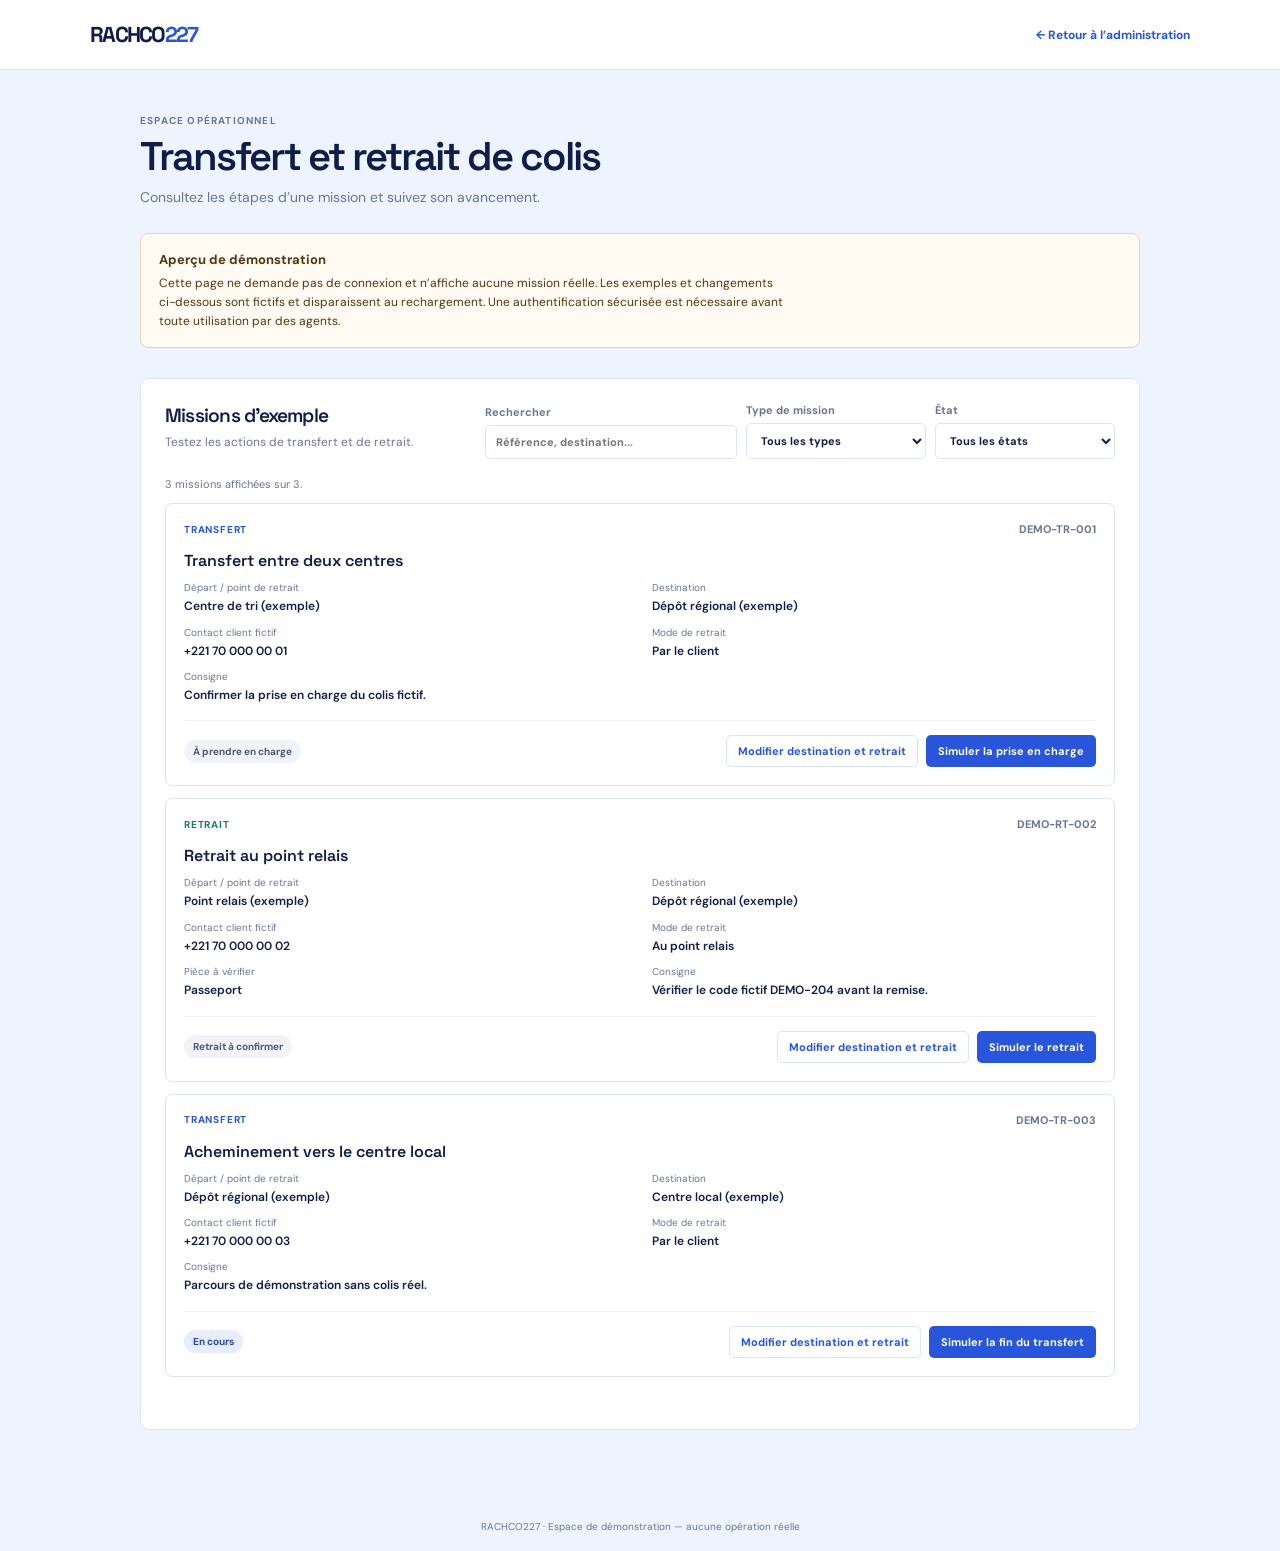
<file: agents.html>
<!doctype html>
<html lang="fr">
<head>
  <meta charset="UTF-8" />
  <meta name="viewport" content="width=device-width, initial-scale=1.0" />
  <meta name="description" content="Aperçu de l’espace agent RACHCO227 pour les missions de transfert et de retrait de colis." />
  <meta name="robots" content="noindex, nofollow" />
  <title>Espace agents — RACHCO227</title>
  <link rel="preconnect" href="https://fonts.googleapis.com" />
  <link rel="preconnect" href="https://fonts.gstatic.com" crossorigin />
  <link href="https://fonts.googleapis.com/css2?family=DM+Sans:wght@400;500;600;700&family=Space+Grotesk:wght@500;600;700&display=swap" rel="stylesheet" />
  <link rel="stylesheet" href="agents.css" />
  <script src="agents.js" defer></script>
</head>
<body>
  <header class="agent-header">
    <a class="brand" href="index.html">RACHCO<span>227</span></a>
    <a class="admin-link" href="index.html#agents">← Retour à l’administration</a>
  </header>
  <main class="agent-main">
    <section class="agent-intro">
      <p class="eyebrow">ESPACE OPÉRATIONNEL</p>
      <h1>Transfert et retrait de colis</h1>
      <p>Consultez les étapes d’une mission et suivez son avancement.</p>
    </section>

    <aside class="demo-notice" role="note">
      <strong>Aperçu de démonstration</strong>
      <p>Cette page ne demande pas de connexion et n’affiche aucune mission réelle. Les exemples et changements ci-dessous sont fictifs et disparaissent au rechargement. Une authentification sécurisée est nécessaire avant toute utilisation par des agents.</p>
    </aside>

    <section class="mission-section" aria-labelledby="missions-heading">
      <div class="section-heading">
        <div><h2 id="missions-heading">Missions d’exemple</h2><p>Testez les actions de transfert et de retrait.</p></div>
        <div class="mission-filters" role="search" aria-label="Filtres des missions">
          <label class="filter-label">Rechercher
            <input id="mission-search" type="search" placeholder="Référence, destination..." autocomplete="off" />
          </label>
          <label class="filter-label">Type de mission
            <select id="mission-filter" aria-label="Filtrer par type de mission">
              <option value="all">Tous les types</option>
              <option value="transfer">Transfert</option>
              <option value="pickup">Retrait</option>
            </select>
          </label>
          <label class="filter-label">État
            <select id="mission-status-filter" aria-label="Filtrer par état de mission">
              <option value="all">Tous les états</option>
              <option value="pending">À prendre en charge</option>
              <option value="active">En cours</option>
              <option value="done">Terminée</option>
            </select>
          </label>
        </div>
      </div>
      <p class="mission-result-count" id="mission-result-count" aria-live="polite"></p>
      <div class="mission-list" id="mission-list" aria-live="polite"></div>
      <p class="action-feedback" id="action-feedback" role="status"></p>
    </section>
    <dialog class="mission-dialog" id="mission-edit-dialog" aria-labelledby="edit-dialog-title">
      <form id="mission-edit-form">
        <div class="dialog-heading">
          <div><p class="eyebrow">MISE À JOUR FICTIVE</p><h2 id="edit-dialog-title">Informations de la mission</h2></div>
          <button class="dialog-close" id="close-mission-dialog" type="button" aria-label="Fermer">×</button>
        </div>
        <p class="dialog-note">Ces changements sont temporaires et visibles uniquement dans cette démonstration.</p>
        <label>Destination de livraison
          <input name="destination" required maxlength="120" placeholder="Ex. Centre de retrait (exemple)" />
        </label>
        <label>Téléphone fictif du client
          <input name="clientPhone" type="tel" required maxlength="24" autocomplete="off" placeholder="+221 70 000 00 00" />
        </label>
        <label>Mode de retrait
          <select name="withdrawalMethod" id="withdrawal-method" required>
            <option value="client">Retrait par le client</option>
            <option value="proxy">Retrait par une personne autorisée</option>
            <option value="relay">Retrait au point relais</option>
          </select>
        </label>
        <label id="identity-type-field">Pièce à présenter
          <select name="identityType" id="identity-type">
            <option value="national-id">Carte nationale d’identité</option>
            <option value="driver-license">Permis de conduire</option>
            <option value="passport">Passeport</option>
          </select>
        </label>
        <p class="privacy-note">Sélectionnez uniquement le type de pièce à vérifier. Ne saisissez pas son numéro et ne téléversez pas de document.</p>
        <p class="dialog-feedback" id="mission-edit-feedback" role="status"></p>
        <div class="dialog-actions">
          <button class="secondary-button" id="cancel-mission-edit" type="button">Annuler</button>
          <button class="action-button" type="submit">Appliquer dans la démo</button>
        </div>
      </form>
    </dialog>
  </main>
  <footer class="agent-footer">RACHCO227 · Espace de démonstration — aucune opération réelle</footer>
</body>
</html>
</file>
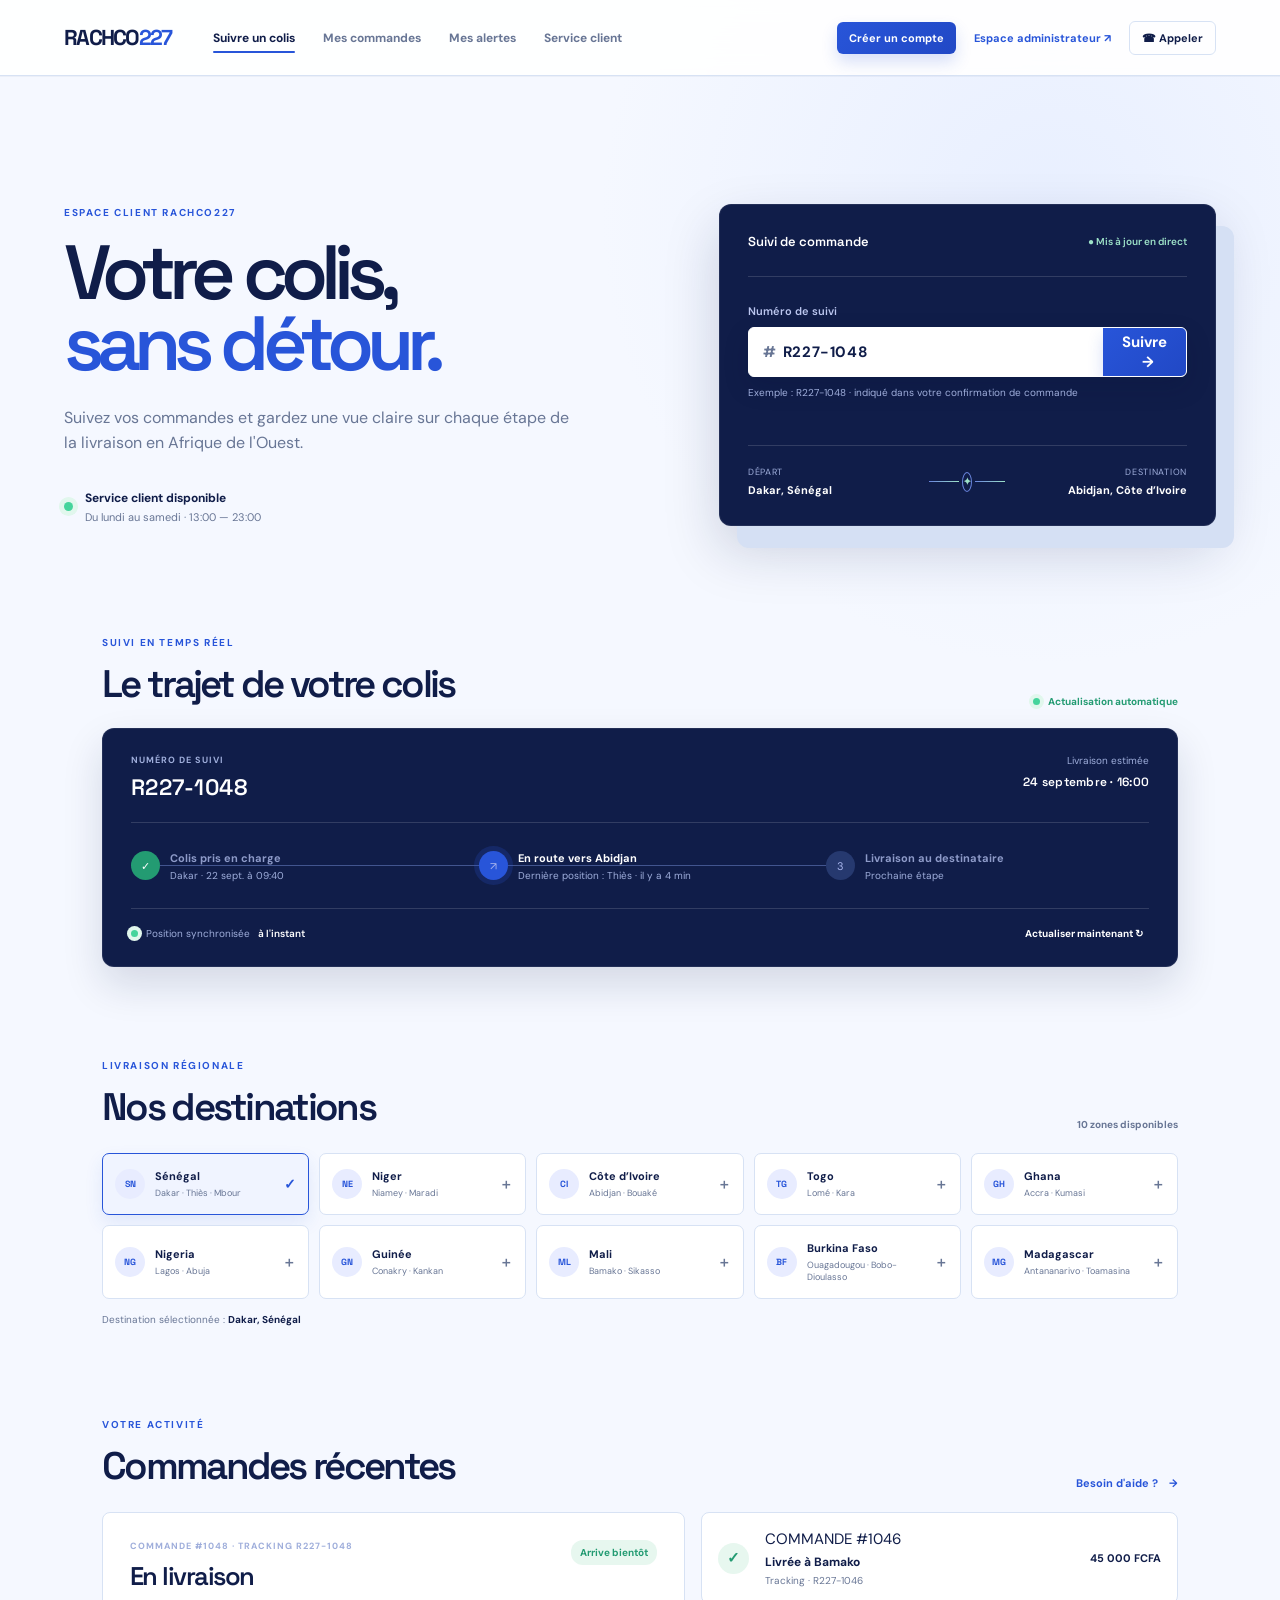
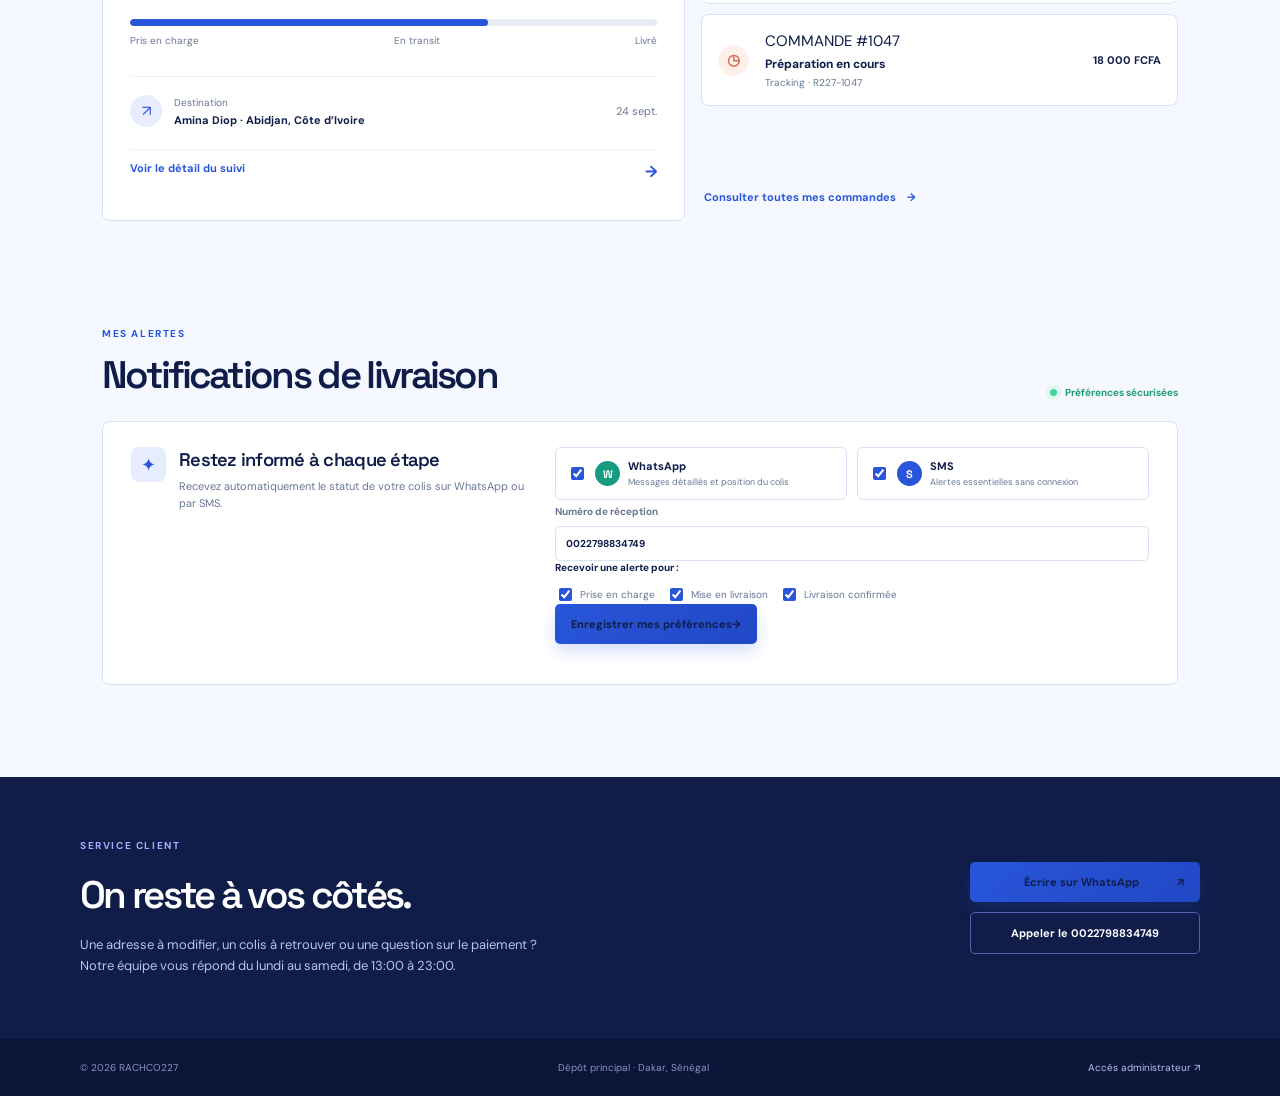
<file: client.html>
<!doctype html>
<html lang="fr">
<head>
  <meta charset="utf-8" />
  <meta name="viewport" content="width=device-width, initial-scale=1" />
  <meta name="description" content="Portail client RACHCO227 : suivre une commande, consulter ses colis et contacter l'équipe." />
  <link rel="canonical" href="https://rachco227.com/client.html" />
  <title>RACHCO227 — Portail client</title>
  <link rel="preconnect" href="https://fonts.googleapis.com" />
  <link rel="preconnect" href="https://fonts.gstatic.com" crossorigin />
  <link href="https://fonts.googleapis.com/css2?family=DM+Sans:wght@400;500;600;700&family=Space+Grotesk:wght@500;600;700&display=swap" rel="stylesheet" />
  <link rel="stylesheet" href="client.css" />
</head>
<body>
  <!--
  THESIS: Le portail client transforme le suivi d'un colis en une conversation claire, pas en un tableau de gestion.
  OWN-WORLD: Bleu encre, bleu électrique et blanc cassé, avec une ligne de trajet lumineuse et des surfaces éditoriales nettes.
  STORY: Le client comprend où est son colis, ce qui arrive ensuite et comment agir en quelques secondes.
  FIRST VIEWPORT: Navigation légère, titre direct et suivi de commande centré dès l'arrivée; l'action principale est le champ de référence.
  FORM: Portail de suivi opérationnel, staging "route-first", construit comme une vue publique distincte de l'administration.
  -->
  <header class="client-header">
    <a class="client-brand" href="client.html">RACHCO<span>227</span></a>
    <nav aria-label="Navigation client">
      <a class="nav-current" href="#tracking">Suivre un colis</a>
      <a href="#orders">Mes commandes</a>
      <a href="#notifications">Mes alertes</a>
      <a href="#help">Service client</a>
    </nav>
    <div class="header-actions">
      <button class="account-button" id="open-account-modal">Créer un compte</button>
      <a class="admin-link" href="index.html">Espace administrateur ↗</a>
      <a class="call-link" href="tel:0022798834749">☎ Appeler</a>
      <button class="menu-toggle" aria-label="Ouvrir le menu">☰</button>
    </div>
  </header>

  <main>
    <section class="client-hero" id="tracking">
      <div class="hero-copy">
        <p class="eyebrow">ESPACE CLIENT RACHCO227</p>
        <h1>Votre colis,<br /><em>sans détour.</em></h1>
        <p class="hero-lede">Suivez vos commandes et gardez une vue claire sur chaque étape de la livraison en Afrique de l'Ouest.</p>
        <div class="service-note"><span class="live-dot"></span><span><strong>Service client disponible</strong><small>Du lundi au samedi · 13:00 — 23:00</small></span></div>
      </div>
      <div class="tracking-console">
        <div class="console-top"><span>Suivi de commande</span><span class="secure">● Mis à jour en direct</span></div>
        <form id="tracking-form">
          <label for="tracking-number">Numéro de suivi</label>
          <div class="tracking-input"><span>#</span><input id="tracking-number" name="tracking" value="R227-1048" required autocomplete="off" /><button type="submit">Suivre <span>→</span></button></div>
          <p class="form-hint">Exemple : R227-1048 · indiqué dans votre confirmation de commande</p>
          <p class="tracking-message" id="tracking-message" role="status"></p>
        </form>
        <div class="route-preview"><div><span class="route-label">Départ</span><strong>Dakar, Sénégal</strong></div><span class="route-line"><i></i><b>✦</b><i></i></span><div class="route-end"><span class="route-label">Destination</span><strong>Abidjan, Côte d’Ivoire</strong></div></div>
      </div>
    </section>

    <section class="live-tracking-section" id="live-tracking">
      <div class="section-heading"><div><p class="eyebrow">SUIVI EN TEMPS RÉEL</p><h2>Le trajet de votre colis</h2></div><span class="live-badge"><i></i> Actualisation automatique</span></div>
      <div class="live-tracking-panel">
        <div class="live-panel-top"><div><span class="order-number">NUMÉRO DE SUIVI</span><strong id="live-tracking-number">R227-1048</strong></div><div class="live-eta"><span>Livraison estimée</span><strong>24 septembre · 16:00</strong></div></div>
        <div class="tracking-timeline">
          <div class="timeline-step complete"><span>✓</span><div><strong>Colis pris en charge</strong><small>Dakar · 22 sept. à 09:40</small></div></div>
          <div class="timeline-step current"><span>↗</span><div><strong>En route vers Abidjan</strong><small id="live-location">Dernière position : Thiès · il y a 4 min</small></div></div>
          <div class="timeline-step"><span>3</span><div><strong>Livraison au destinataire</strong><small>Prochaine étape</small></div></div>
        </div>
        <div class="live-panel-footer"><span><i class="pulse-dot"></i> Position synchronisée <b id="sync-time">à l'instant</b></span><button class="refresh-tracking" id="refresh-tracking">Actualiser maintenant ↻</button></div>
      </div>
    </section>

    <section class="coverage-section" id="coverage">
      <div class="section-heading"><div><p class="eyebrow">LIVRAISON RÉGIONALE</p><h2>Nos destinations</h2></div><span class="coverage-note">10 zones disponibles</span></div>
      <div class="coverage-grid">
        <button class="coverage-place active" data-destination="Dakar, Sénégal"><span class="place-mark">SN</span><span><strong>Sénégal</strong><small>Dakar · Thiès · Mbour</small></span><b>✓</b></button>
        <button class="coverage-place" data-destination="Niamey, Niger"><span class="place-mark">NE</span><span><strong>Niger</strong><small>Niamey · Maradi</small></span><b>＋</b></button>
        <button class="coverage-place" data-destination="Abidjan, Côte d’Ivoire"><span class="place-mark">CI</span><span><strong>Côte d’Ivoire</strong><small>Abidjan · Bouaké</small></span><b>＋</b></button>
        <button class="coverage-place" data-destination="Lomé, Togo"><span class="place-mark">TG</span><span><strong>Togo</strong><small>Lomé · Kara</small></span><b>＋</b></button>
        <button class="coverage-place" data-destination="Accra, Ghana"><span class="place-mark">GH</span><span><strong>Ghana</strong><small>Accra · Kumasi</small></span><b>＋</b></button>
        <button class="coverage-place" data-destination="Lagos, Nigeria"><span class="place-mark">NG</span><span><strong>Nigeria</strong><small>Lagos · Abuja</small></span><b>＋</b></button>
        <button class="coverage-place" data-destination="Conakry, Guinée"><span class="place-mark">GN</span><span><strong>Guinée</strong><small>Conakry · Kankan</small></span><b>＋</b></button>
        <button class="coverage-place" data-destination="Bamako, Mali"><span class="place-mark">ML</span><span><strong>Mali</strong><small>Bamako · Sikasso</small></span><b>＋</b></button>
        <button class="coverage-place" data-destination="Ouagadougou, Burkina Faso"><span class="place-mark">BF</span><span><strong>Burkina Faso</strong><small>Ouagadougou · Bobo-Dioulasso</small></span><b>＋</b></button>
        <button class="coverage-place" data-destination="Antananarivo, Madagascar"><span class="place-mark">MG</span><span><strong>Madagascar</strong><small>Antananarivo · Toamasina</small></span><b>＋</b></button>
      </div>
      <p class="coverage-selection" id="coverage-selection">Destination sélectionnée : <strong>Dakar, Sénégal</strong></p>
    </section>

    <section class="order-section" id="orders">
      <div class="section-heading"><div><p class="eyebrow">VOTRE ACTIVITÉ</p><h2>Commandes récentes</h2></div><a class="underlink" href="#help">Besoin d'aide ? <span>→</span></a></div>
      <div class="order-layout">
        <article class="featured-order">
          <div class="order-top"><div><span class="order-number">COMMANDE #1048 · TRACKING R227-1048</span><h3>En livraison</h3></div><span class="status-pill">Arrive bientôt</span></div>
          <div class="progress-track"><span></span></div>
          <div class="progress-labels"><span>Pris en charge</span><span>En transit</span><span>Livré</span></div>
          <div class="order-destination"><div class="destination-icon">↗</div><div><span>Destination</span><strong>Amina Diop · Abidjan, Côte d’Ivoire</strong></div><time>24 sept.</time></div>
          <button class="details-button" data-tracking="R227-1048">Voir le détail du suivi <span>→</span></button>
        </article>
        <div class="order-list">
          <button class="mini-order" type="button" data-tracking="R227-1046"><div class="mini-icon delivered">✓</div><div><span>COMMANDE #1046</span><strong>Livrée à Bamako</strong><small>Tracking · R227-1046</small></div><b>45 000 FCFA</b></button>
          <button class="mini-order" type="button" data-tracking="R227-1047"><div class="mini-icon preparing">◷</div><div><span>COMMANDE #1047</span><strong>Préparation en cours</strong><small>Tracking · R227-1047</small></div><b>18 000 FCFA</b></button>
          <a class="all-orders" href="#help">Consulter toutes mes commandes <span>→</span></a>
        </div>
      </div>
    </section>

    <section class="client-notifications-section" id="notifications">
      <div class="section-heading"><div><p class="eyebrow">MES ALERTES</p><h2>Notifications de livraison</h2></div><span class="live-badge"><i></i> Préférences sécurisées</span></div>
      <div class="client-notifications-panel">
        <div class="client-notification-intro"><div class="notification-symbol">✦</div><div><h3>Restez informé à chaque étape</h3><p>Recevez automatiquement le statut de votre colis sur WhatsApp ou par SMS.</p></div></div>
        <form id="client-notification-form">
          <div class="client-channel-choice"><label><input type="checkbox" name="whatsapp" checked /><span class="choice-icon whatsapp">W</span><span><strong>WhatsApp</strong><small>Messages détaillés et position du colis</small></span></label><label><input type="checkbox" name="sms" checked /><span class="choice-icon sms">S</span><span><strong>SMS</strong><small>Alertes essentielles sans connexion</small></span></label></div>
          <label class="client-phone-field">Numéro de réception<input name="phone" type="tel" value="0022798834749" required placeholder="Ex. 0022798834749" /></label>
          <div class="client-alert-types"><span>Recevoir une alerte pour :</span><label><input type="checkbox" name="picked" checked /> Prise en charge</label><label><input type="checkbox" name="out" checked /> Mise en livraison</label><label><input type="checkbox" name="delivered" checked /> Livraison confirmée</label></div>
          <button class="primary-action client-notification-submit" type="submit">Enregistrer mes préférences <span>→</span></button>
          <p class="client-notification-message" id="client-notification-message" role="status"></p>
        </form>
      </div>
    </section>

    <section class="help-section" id="help">
      <div><p class="eyebrow">SERVICE CLIENT</p><h2>On reste à vos côtés.</h2><p>Une adresse à modifier, un colis à retrouver ou une question sur le paiement ? Notre équipe vous répond du lundi au samedi, de 13:00 à 23:00.</p></div>
      <div class="help-actions"><a class="primary-action" href="https://wa.me/22798834749" aria-label="Contacter le service client sur WhatsApp">Écrire sur WhatsApp <span>↗</span></a><a class="secondary-action" href="tel:0022798834749" aria-label="Appeler le service client au 0022798834749">Appeler le 0022798834749</a></div>
    </section>
  </main>
  <dialog id="account-modal">
    <form method="dialog" id="account-form">
      <div class="account-modal-heading"><div><p class="eyebrow">ESPACE PERSONNEL</p><h2>Créer votre compte</h2></div><button class="close-account" aria-label="Fermer">×</button></div>
      <p class="account-copy">Enregistrez vos coordonnées pour retrouver vos commandes et recevoir les mises à jour de livraison.</p>
      <label>Nom complet<input name="name" required autocomplete="name" placeholder="Ex. Amina Diop" /></label>
      <label>Adresse email<input name="email" type="email" required autocomplete="email" placeholder="vous@email.com" /></label>
      <label>Destination de livraison<select name="destination" required><option value="Dakar, Sénégal">Dakar, Sénégal</option><option value="Niamey, Niger">Niamey, Niger</option><option value="Abidjan, Côte d’Ivoire">Abidjan, Côte d’Ivoire</option><option value="Lomé, Togo">Lomé, Togo</option><option value="Accra, Ghana">Accra, Ghana</option><option value="Lagos, Nigeria">Lagos, Nigeria</option><option value="Conakry, Guinée">Conakry, Guinée</option><option value="Bamako, Mali">Bamako, Mali</option><option value="Ouagadougou, Burkina Faso">Ouagadougou, Burkina Faso</option><option value="Antananarivo, Madagascar">Antananarivo, Madagascar</option></select></label>
      <label>Mot de passe<input name="password" type="password" minlength="8" required autocomplete="new-password" placeholder="8 caractères minimum" /></label>
      <label class="consent"><input type="checkbox" required /> J'accepte de recevoir les mises à jour de mes commandes.</label>
      <button class="primary-action account-submit" type="submit">Créer mon compte <span>→</span></button>
      <p class="account-message" id="account-message" role="status"></p>
    </form>
  </dialog>
  <footer><span>© 2026 RACHCO227</span><span>Dépôt principal · Dakar, Sénégal</span><a href="index.html">Accès administrateur ↗</a></footer>
  <script src="client.js"></script>
</body>
</html>
</file>
<file: agents.css>
:root{--ink:#101d49;--blue:#2855d9;--paper:#eef4ff;--white:#fff;--muted:#687695;--line:#dbe4f5;--green:#187b5c;--amber:#8a4b12;--display:"Space Grotesk",sans-serif;--body:"DM Sans",sans-serif}
*{box-sizing:border-box}
body{margin:0;min-height:100vh;background:var(--paper);color:var(--ink);font:14px var(--body)}
a{color:inherit}
.agent-header{height:70px;padding:0 max(24px,calc((100vw - 1100px)/2));display:flex;align-items:center;justify-content:space-between;background:var(--white);border-bottom:1px solid var(--line)}
.brand{font:700 1.35rem var(--display);letter-spacing:-.08em;text-decoration:none}
.brand span{color:var(--blue)}
.admin-link{color:var(--blue);font-size:12px;font-weight:700;text-decoration:none}
.admin-link:hover{text-decoration:underline}
.agent-main{width:min(100% - 40px,1000px);margin:0 auto;padding:44px 0 72px}
.agent-intro h1{margin:8px 0;font:600 clamp(1.8rem,4vw,2.5rem)/1.1 var(--display);letter-spacing:-.05em}
.agent-intro>p:last-child,.section-heading p{margin:0;color:var(--muted);line-height:1.55}
.eyebrow{margin:0;color:var(--muted);font-size:10px;font-weight:700;letter-spacing:.12em}
.demo-notice{margin:24px 0 30px;padding:16px 18px;border:1px solid #e8d5b8;border-radius:8px;background:#fffaf2;color:#503713}
.demo-notice strong{font-size:13px}
.demo-notice p{max-width:78ch;margin:6px 0 0;font-size:12px;line-height:1.6}
.mission-section{padding:24px;background:var(--white);border:1px solid var(--line);border-radius:9px}
.section-heading{display:flex;align-items:flex-start;justify-content:space-between;gap:18px;margin-bottom:18px}
.section-heading h2{margin:0 0 5px;font:600 1.2rem var(--display);letter-spacing:-.04em}
.section-heading p{font-size:12px}
.filter-label{display:grid;gap:6px;color:var(--muted);font-size:11px;font-weight:700}
.filter-label select{min-width:180px;padding:9px 10px;border:1px solid var(--line);border-radius:5px;background:var(--white);color:var(--ink);font:inherit}
.mission-list{display:grid;gap:12px}
.mission-card{padding:18px;border:1px solid var(--line);border-radius:7px}
.mission-topline{display:flex;justify-content:space-between;align-items:center;gap:12px}
.mission-kind{font-size:10px;font-weight:700;letter-spacing:.08em;text-transform:uppercase;color:var(--blue)}
.mission-kind.pickup{color:var(--green)}
.mission-reference{color:var(--muted);font-size:11px;font-weight:700}
.mission-card h3{margin:14px 0 10px;font:600 1rem var(--display)}
.mission-details{display:grid;grid-template-columns:1fr 1fr;gap:10px 24px;margin:0}
.mission-details div{min-width:0}
.mission-details dt{margin-bottom:4px;color:var(--muted);font-size:10px}
.mission-details dd{margin:0;font-size:12px;font-weight:600;line-height:1.45}
.mission-actions{display:flex;justify-content:space-between;align-items:center;gap:14px;margin-top:16px;padding-top:14px;border-top:1px solid #edf0f6}
.mission-action-buttons{display:flex;flex-wrap:wrap;justify-content:flex-end;gap:8px}
.secondary-button{padding:8px 11px;border:1px solid var(--line);border-radius:5px;background:var(--white);color:var(--blue);font:700 11px var(--body);cursor:pointer}
.secondary-button:hover{background:#f4f6ff;border-color:#b9c7f3}
.mission-status{padding:5px 9px;border-radius:12px;background:#f1f3f8;color:#4d5975;font-size:10px;font-weight:700}
.mission-status.active{background:#e8ecff;color:#2348b2}
.mission-status.done{background:#e7f7ef;color:var(--green)}
.action-button{padding:9px 12px;border:0;border-radius:5px;background:var(--blue);color:var(--white);font:700 11px var(--body);cursor:pointer}
.action-button:hover{background:#1935b8}
.action-button:focus-visible,.filter-label select:focus-visible,.admin-link:focus-visible{outline:3px solid #83a0ff;outline-offset:2px}
.secondary-button:focus-visible,.dialog-close:focus-visible,.mission-dialog input:focus-visible,.mission-dialog select:focus-visible{outline:3px solid #83a0ff;outline-offset:2px}
.action-feedback{min-height:16px;margin:12px 0 0;color:var(--green);font-size:11px}
.mission-empty{padding:28px 12px;color:var(--muted);font-size:12px;text-align:center}
.agent-footer{padding:18px 20px;color:var(--muted);font-size:10px;text-align:center}
.mission-dialog{width:min(480px,calc(100% - 28px));max-height:min(90vh,760px);padding:0;border:1px solid var(--line);border-radius:10px;background:var(--white);color:var(--ink);box-shadow:0 20px 70px #111b4b38;overflow:auto}
.mission-dialog::backdrop{background:#111b4b80}
.mission-dialog form{padding-bottom:22px}
.dialog-heading{display:flex;align-items:flex-start;justify-content:space-between;padding:21px 24px 16px;border-bottom:1px solid var(--line)}
.dialog-heading h2{margin:7px 0 0;font:600 1.2rem var(--display);letter-spacing:-.04em}
.dialog-close{border:0;background:transparent;color:var(--muted);font-size:24px;cursor:pointer}
.dialog-note{margin:16px 24px 0;color:var(--muted);font-size:11px;line-height:1.5}
.mission-dialog label{display:block;margin:16px 24px 0;color:var(--muted);font-size:11px;font-weight:700}
.mission-dialog input,.mission-dialog select{display:block;width:100%;margin-top:6px;padding:10px;border:1px solid var(--line);border-radius:5px;background:var(--white);color:var(--ink);font:12px var(--body)}
.mission-dialog [hidden]{display:none}
.privacy-note{margin:12px 24px 0;padding:10px 12px;border-radius:5px;background:#f4f6fb;color:#4e5a75;font-size:10px;line-height:1.5}
.dialog-feedback{min-height:15px;margin:10px 24px 0;color:#a53c30;font-size:11px}
.dialog-actions{display:flex;justify-content:flex-end;gap:9px;margin:10px 24px 0}
@media(max-width:600px){.agent-header{height:62px;padding:0 18px}.agent-main{width:calc(100% - 28px);padding:30px 0 48px}.section-heading{display:grid}.filter-label,.filter-label select{width:100%}.mission-section{padding:17px}.mission-card{padding:15px}.mission-details{grid-template-columns:1fr;gap:10px}.mission-actions{align-items:flex-start;flex-direction:column}.mission-action-buttons{width:100%;flex-direction:column}.mission-action-buttons button{width:100%}.dialog-actions{flex-direction:column-reverse}.dialog-actions button{width:100%}}
.mission-filters{display:grid;grid-template-columns:minmax(190px,1.4fr) repeat(2,minmax(145px,1fr));gap:9px;align-items:end}
.filter-label input{min-width:0;width:100%;padding:9px 10px;border:1px solid var(--line);border-radius:5px;background:var(--white);color:var(--ink);font:inherit}
.filter-label input:focus-visible,.filter-label select:focus-visible{outline:3px solid #83a0ff;outline-offset:2px}
.mission-result-count{min-height:16px;margin:0 0 10px;color:var(--muted);font-size:11px}
@media(max-width:760px){.section-heading{display:grid}.mission-filters{width:100%;grid-template-columns:1fr 1fr}.mission-filters .filter-label:first-child{grid-column:1/-1}}
@media(max-width:600px){.mission-filters{grid-template-columns:1fr}.mission-filters .filter-label:first-child{grid-column:auto}}
</file>
<file: client.css>
:root{--ink:#101d49;--blue:#2855d9;--paper:#f4f7ff;--white:#fff;--muted:#687695;--line:#dce5f5;--green:#239b72;--display:"Space Grotesk",sans-serif;--body:"DM Sans",sans-serif}*{box-sizing:border-box}html{scroll-behavior:smooth}body{margin:0;background:var(--paper);color:var(--ink);font:15px var(--body)}a{color:inherit;text-decoration:none}button,input{font:inherit}.client-header{height:76px;display:flex;align-items:center;gap:42px;padding:0 clamp(22px,5vw,80px);background:#fff;border-bottom:1px solid var(--line)}.client-brand{font:700 1.35rem var(--display);letter-spacing:-.08em}.client-brand span{color:var(--blue)}nav{display:flex;gap:28px;margin-right:auto}nav a{color:var(--muted);font-size:12px;font-weight:700}nav a:hover,.nav-current{color:var(--ink)}.header-actions{display:flex;align-items:center;gap:18px}.account-button{padding:9px 12px;border:0;border-radius:6px;background:var(--blue);color:#fff;font-size:11px;font-weight:700}.admin-link{color:var(--blue);font-size:11px;font-weight:700}.call-link{padding:9px 12px;border:1px solid var(--line);border-radius:6px;color:var(--ink);font-size:11px;font-weight:700}.menu-toggle{display:none;border:0;background:transparent;color:var(--ink);font-size:20px}.client-hero{display:grid;grid-template-columns:minmax(0,1fr) minmax(420px,.9fr);gap:clamp(36px,8vw,130px);align-items:center;max-width:1280px;margin:auto;padding:clamp(70px,10vw,130px) clamp(22px,5vw,80px) 110px}.eyebrow{margin:0 0 18px;color:var(--blue);font-size:10px;font-weight:700;letter-spacing:.16em}.hero-copy h1{margin:0;font:600 clamp(3.2rem,6vw,6.3rem)/.92 var(--display);letter-spacing:-.09em}.hero-copy h1 em{color:var(--blue);font-style:normal}.hero-lede{max-width:46ch;margin:26px 0 34px;color:var(--muted);font-size:16px;line-height:1.6}.service-note{display:flex;align-items:center;gap:12px}.live-dot{width:9px;height:9px;border-radius:50%;background:#45d49c;box-shadow:0 0 0 5px #e1f7ed}.service-note strong,.service-note small{display:block}.service-note strong{font-size:12px}.service-note small{margin-top:4px;color:var(--muted);font-size:11px}.tracking-console{position:relative;padding:28px;background:var(--ink);color:#fff;box-shadow:18px 22px 0 #dce5f5}.console-top{display:flex;justify-content:space-between;align-items:center;padding-bottom:26px;border-bottom:1px solid #ffffff24;font:600 13px var(--display)}.secure{color:#9de2c8;font:600 10px var(--body)}#tracking-form{padding:27px 0 22px}#tracking-form label{display:block;margin-bottom:9px;color:#bbc6ef;font-size:11px;font-weight:600}.tracking-input{display:flex;align-items:center;background:#fff;border:1px solid #fff;border-radius:6px;overflow:hidden;color:var(--ink)}.tracking-input>span{padding-left:14px;color:var(--muted);font-weight:700}.tracking-input input{width:100%;min-width:0;padding:14px 7px;border:0;outline:0;color:var(--ink);font-weight:700;letter-spacing:.04em}.tracking-input button{align-self:stretch;padding:0 16px;border:0;background:var(--blue);color:#fff;font-weight:700}.tracking-input button span{margin-left:8px}.form-hint{margin:9px 0 0;color:#9faedb;font-size:10px}.tracking-message{min-height:15px;margin:9px 0 0;color:#9de2c8;font-size:11px}.tracking-message.error{color:#ffb4a3}.route-preview{display:grid;grid-template-columns:1fr auto 1fr;gap:14px;align-items:center;padding-top:20px;border-top:1px solid #ffffff24}.route-label{display:block;margin-bottom:5px;color:#9faedb;font-size:9px;text-transform:uppercase;letter-spacing:.08em}.route-preview strong{display:block;font-size:11px}.route-end{text-align:right}.route-line{display:flex;align-items:center;width:76px}.route-line i{display:block;width:100%;height:1px;background:#6984dd}.route-line b{display:grid;place-items:center;width:20px;height:20px;margin:0 3px;border:1px solid #6984dd;border-radius:50%;color:#9de2c8;font-size:10px}.live-tracking-section{max-width:1120px;margin:auto;padding:0 22px 92px}.live-tracking-section .section-heading{margin-bottom:20px}.live-badge{display:flex;align-items:center;gap:8px;color:var(--green);font-size:10px;font-weight:700}.live-badge i,.pulse-dot{width:7px;height:7px;border-radius:50%;background:#45d49c;box-shadow:0 0 0 4px #e1f7ed}.live-tracking-panel{padding:25px 28px;background:var(--ink);color:#fff;border-radius:8px}.live-panel-top{display:flex;justify-content:space-between;gap:20px;padding-bottom:20px;border-bottom:1px solid #ffffff24}.order-number{display:block;color:#9faedb;font-size:9px;font-weight:700;letter-spacing:.11em}.live-panel-top strong{display:block;margin-top:7px;font:600 1.4rem var(--display);letter-spacing:.02em}.live-eta{text-align:right}.live-eta span,.live-eta strong{display:block}.live-eta span{color:#9faedb;font-size:10px}.live-eta strong{margin-top:7px;font-size:12px}.tracking-timeline{display:grid;grid-template-columns:repeat(3,1fr);gap:25px;padding:28px 0 25px}.timeline-step{position:relative;display:flex;gap:10px;color:#8e9bc9}.timeline-step:not(:last-child)::after{content:"";position:absolute;top:14px;left:29px;width:calc(100% + 10px);height:1px;background:#42558f}.timeline-step span{position:relative;z-index:1;display:grid;place-items:center;flex:0 0 29px;height:29px;border-radius:50%;background:#26396f;color:#a8b5ed;font-size:11px}.timeline-step.complete span{background:#239b72;color:#fff}.timeline-step.current{color:#fff}.timeline-step.current span{background:var(--blue);box-shadow:0 0 0 5px #2855d933}.timeline-step strong,.timeline-step small{display:block}.timeline-step strong{font-size:11px}.timeline-step small{margin-top:4px;color:#9faedb;font-size:10px;line-height:1.4}.live-panel-footer{display:flex;justify-content:space-between;align-items:center;padding-top:17px;border-top:1px solid #ffffff24;color:#9faedb;font-size:10px}.live-panel-footer>span{display:flex;align-items:center;gap:8px}.live-panel-footer b{color:#fff;font-weight:600}.refresh-tracking{border:0;background:transparent;color:#fff;font-size:10px;font-weight:700}.refresh-tracking:hover{color:#9de2c8}.order-section{max-width:1120px;margin:auto;padding:0 22px 106px}.section-heading{display:flex;align-items:end;justify-content:space-between;margin-bottom:22px}.section-heading .eyebrow{margin-bottom:10px}.section-heading h2,.help-section h2{margin:0;font:600 clamp(1.7rem,3vw,2.5rem) var(--display);letter-spacing:-.07em}.underlink,.all-orders{color:var(--blue);font-size:11px;font-weight:700}.underlink span,.all-orders span{margin-left:8px}.order-layout{display:grid;grid-template-columns:1.1fr .9fr;gap:16px}.featured-order{padding:27px;background:#fff;border:1px solid var(--line);border-radius:8px}.order-top{display:flex;justify-content:space-between;gap:10px}.order-top h3{margin:8px 0 27px;font:600 1.6rem var(--display);letter-spacing:-.06em}.status-pill{height:max-content;padding:6px 9px;background:#e7f7ef;border-radius:12px;color:var(--green);font-size:10px;font-weight:700}.progress-track{height:7px;background:#e7ebf4;border-radius:6px;overflow:hidden}.progress-track span{display:block;width:68%;height:100%;background:var(--blue);border-radius:6px}.progress-labels{display:flex;justify-content:space-between;margin-top:8px;color:var(--muted);font-size:10px}.order-destination{display:flex;align-items:center;gap:12px;margin-top:29px;padding-top:18px;border-top:1px solid #edf0f6}.destination-icon{display:grid;place-items:center;width:32px;height:32px;border-radius:50%;background:#e8ecff;color:var(--blue)}.order-destination span,.order-destination strong{display:block}.order-destination span{color:var(--muted);font-size:10px}.order-destination strong{margin-top:4px;font-size:11px}.order-destination time{margin-left:auto;color:var(--muted);font-size:11px}.details-button{width:100%;margin-top:22px;padding:11px 0;border:0;border-top:1px solid #edf0f6;background:transparent;color:var(--blue);text-align:left;font-size:11px;font-weight:700}.details-button span{float:right;font-size:16px}.order-list{display:flex;flex-direction:column;gap:10px}.mini-order{display:grid;grid-template-columns:35px 1fr auto;gap:12px;align-items:center;width:100%;padding:16px;background:#fff;border:1px solid var(--line);border-radius:8px;color:var(--ink);text-align:left}.mini-icon{display:grid;place-items:center;width:31px;height:31px;border-radius:50%;font-weight:700}.mini-icon.delivered{background:#e7f7ef;color:var(--green)}.mini-icon.preparing{background:#fff0ec;color:#d66b52}.mini-order strong,.mini-order small{display:block}.mini-order strong{margin-top:5px;font-size:12px}.mini-order small{margin-top:4px;color:var(--muted);font-size:10px}.mini-order>b{font-size:11px;white-space:nowrap}.all-orders{margin-top:auto;padding:17px 3px}.help-section{display:flex;align-items:center;justify-content:space-between;gap:30px;padding:62px max(22px,calc((100% - 1120px)/2));background:var(--ink);color:#fff}.help-section .eyebrow{color:#9fb2ff}.help-section h2{color:#fff}.help-section p:not(.eyebrow){max-width:53ch;margin:16px 0 0;color:#b9c2ef;line-height:1.6;font-size:13px}.help-actions{display:flex;flex-direction:column;align-items:stretch;min-width:230px;gap:10px}.primary-action,.secondary-action{padding:13px 16px;border-radius:5px;text-align:center;font-size:11px;font-weight:700}.primary-action{background:#fff;color:var(--ink)}.primary-action span{float:right}.secondary-action{border:1px solid #5065b0;color:#fff}dialog{width:min(470px,calc(100% - 30px));padding:0;border:0;border-radius:8px;box-shadow:0 20px 70px #111b4b38}dialog::backdrop{background:#111b4b80}.account-modal-heading{display:flex;justify-content:space-between;padding:25px 28px 18px;border-bottom:1px solid var(--line)}.account-modal-heading .eyebrow{margin-bottom:8px}.account-modal-heading h2{margin:0;font:600 1.4rem var(--display);letter-spacing:-.05em}.close-account{border:0;background:transparent;color:var(--muted);font-size:25px}.account-copy{margin:20px 28px;color:var(--muted);font-size:12px;line-height:1.5}.account-modal-heading~label{display:block;margin:17px 28px 0;color:var(--muted);font-size:11px;font-weight:700}.account-modal-heading~label input:not([type=checkbox]){display:block;width:100%;margin-top:7px;padding:11px;border:1px solid var(--line);border-radius:5px;outline:0;color:var(--ink)}.consent{display:flex!important;align-items:center;gap:8px;font-weight:400!important}.consent input{accent-color:var(--blue)}.account-submit{display:block;width:calc(100% - 56px);margin:22px 28px 0;border:0}.account-message{min-height:18px;margin:12px 28px 24px;color:var(--green);font-size:11px}.account-message.success{color:var(--green)}footer{display:flex;justify-content:space-between;gap:20px;padding:22px max(22px,calc((100% - 1120px)/2));background:#0b1538;color:#8795c6;font-size:10px}footer a{color:#b9c2ef}@media(max-width:850px){.client-header{gap:22px}.client-header nav{display:none}.client-hero{grid-template-columns:1fr;padding-top:64px}.tracking-console{max-width:600px}.tracking-timeline{grid-template-columns:1fr}.timeline-step:not(:last-child)::after{top:30px;left:14px;width:1px;height:calc(100% + 10px)}.order-layout{grid-template-columns:1fr}.help-section{display:block}.help-actions{max-width:290px;margin-top:25px}}@media(max-width:600px){.client-header{height:67px;padding:0 18px;position:relative}.header-actions{margin-left:auto}.account-button{padding:8px 9px;font-size:10px}.admin-link{display:none}.call-link{display:none}.menu-toggle{display:block}.client-header.menu-open nav{display:flex;position:absolute;z-index:4;top:67px;left:0;right:0;flex-direction:column;gap:0;padding:8px 18px;background:#fff;border-bottom:1px solid var(--line);box-shadow:0 12px 25px #101d4914}.client-header.menu-open nav a{padding:13px 0}.client-hero{padding:48px 18px 80px}.hero-copy h1{font-size:3.8rem}.hero-lede{font-size:14px}.tracking-console{padding:20px;box-shadow:9px 11px 0 #dce5f5}.console-top{display:block}.secure{display:block;margin-top:8px}.tracking-input button{padding:0 11px}.tracking-input input{font-size:12px}.route-preview{gap:8px}.route-line{width:48px}.route-preview strong{font-size:9px}.live-tracking-section{padding:0 18px 70px}.live-tracking-panel{padding:20px}.live-panel-top{display:block}.live-eta{text-align:left;margin-top:14px}.live-panel-footer{display:block}.refresh-tracking{display:block;margin-top:12px;padding:0}.order-section{padding:0 18px 75px}.section-heading{display:block}.underlink{display:inline-block;margin-top:18px}.featured-order{padding:20px}.order-top h3{font-size:1.4rem}.help-section{padding:48px 22px}footer{flex-direction:column;padding:20px 22px}}
.coverage-section{max-width:1120px;margin:auto;padding:0 22px 92px}.coverage-note{color:var(--muted);font-size:10px;font-weight:700}.coverage-grid{display:grid;grid-template-columns:repeat(5,1fr);gap:10px}.coverage-place{display:flex;align-items:center;gap:10px;min-width:0;padding:15px 12px;border:1px solid var(--line);border-radius:7px;background:#fff;color:var(--ink);text-align:left;cursor:pointer}.coverage-place:hover,.coverage-place.active{border-color:var(--blue);background:#f0f4ff}.coverage-place b{margin-left:auto;color:var(--muted);font-size:14px}.coverage-place.active b{color:var(--blue)}.place-mark{display:grid;place-items:center;flex:0 0 30px;width:30px;height:30px;border-radius:50%;background:#e8ecff;color:var(--blue);font:700 9px var(--display)}.coverage-place strong,.coverage-place small{display:block}.coverage-place strong{font-size:11px}.coverage-place small{margin-top:4px;color:var(--muted);font-size:9px}.coverage-selection{margin:14px 0 0;color:var(--muted);font-size:10px}.coverage-selection strong{color:var(--ink)}.account-modal-heading~label select{display:block;width:100%;margin-top:7px;padding:11px;border:1px solid var(--line);border-radius:5px;outline:0;background:#fff;color:var(--ink)}@media(max-width:850px){.coverage-grid{grid-template-columns:repeat(2,1fr)}}@media(max-width:600px){.coverage-section{padding:0 18px 70px}.coverage-grid{grid-template-columns:1fr}.coverage-place{padding:13px 12px}}
.client-notifications-section{max-width:1120px;margin:auto;padding:0 22px 92px}.client-notifications-panel{display:grid;grid-template-columns:.8fr 1.2fr;gap:28px;padding:25px 28px;background:#fff;border:1px solid var(--line);border-radius:8px}.client-notification-intro{display:flex;align-items:flex-start;gap:13px}.notification-symbol{display:grid;place-items:center;flex:0 0 35px;width:35px;height:35px;border-radius:8px;background:#e8ecff;color:var(--blue);font-size:18px}.client-notification-intro h3{margin:1px 0 7px;font:600 1.15rem var(--display);letter-spacing:-.04em}.client-notification-intro p{margin:0;color:var(--muted);font-size:11px;line-height:1.5}.client-notification-panel form{display:grid;gap:14px}.client-channel-choice{display:grid;grid-template-columns:1fr 1fr;gap:10px}.client-channel-choice label{display:flex;align-items:center;gap:8px;padding:11px;border:1px solid var(--line);border-radius:6px;cursor:pointer}.client-channel-choice input,.client-alert-types input{accent-color:var(--blue)}.choice-icon{display:grid;place-items:center;width:25px;height:25px;border-radius:50%;color:#fff;font:700 11px var(--display)}.choice-icon.whatsapp{background:#169b82}.choice-icon.sms{background:var(--blue)}.client-channel-choice strong,.client-channel-choice small{display:block}.client-channel-choice strong{font-size:11px}.client-channel-choice small{margin-top:3px;color:var(--muted);font-size:9px}.client-phone-field{color:var(--muted);font-size:10px;font-weight:700}.client-phone-field input{display:block;width:100%;margin-top:6px;padding:10px;border:1px solid var(--line);border-radius:5px;outline:0;color:var(--ink)}.client-alert-types{display:flex;align-items:center;flex-wrap:wrap;gap:11px;color:var(--muted);font-size:10px}.client-alert-types>span{width:100%;color:var(--ink);font-weight:700}.client-alert-types label{display:flex;align-items:center;gap:5px}.client-notification-submit{justify-self:start;border:0}.client-notification-message{min-height:15px;margin:0;color:var(--green);font-size:10px}@media(max-width:850px){.client-notifications-panel{grid-template-columns:1fr}}@media(max-width:600px){.client-notifications-section{padding:0 18px 70px}.client-notifications-panel{padding:20px}.client-channel-choice{grid-template-columns:1fr}.client-notification-submit{width:100%}}
/* Delivery UI refinement: preserve the existing route-first layout while adding clearer depth and interaction states. */
:root{--paper:#f5f8ff;--line:#d7e2f4;--blue-deep:#2148c5}
body{background:radial-gradient(circle at 82% 8%,#e8efff 0,transparent 28rem),var(--paper)}
.client-header{position:sticky;top:0;z-index:10;background:rgba(255,255,255,.9);box-shadow:0 1px 0 rgba(16,29,73,.04);backdrop-filter:blur(16px)}
.client-brand{transition:color .2s ease}.client-brand:hover{color:var(--blue)}
nav a{position:relative;padding:8px 0;transition:color .2s ease}
nav a::after{content:"";position:absolute;right:0;bottom:1px;left:0;height:2px;border-radius:2px;background:var(--blue);transform:scaleX(0);transform-origin:right;transition:transform .2s ease}
nav a:hover::after,nav a.nav-current::after{transform:scaleX(1);transform-origin:left}
.account-button,.tracking-input button,.primary-action{background:linear-gradient(135deg,var(--blue),var(--blue-deep));box-shadow:0 8px 16px rgba(40,85,217,.18);transition:transform .2s ease,box-shadow .2s ease,background .2s ease}
.account-button:hover,.tracking-input button:hover,.primary-action:hover{transform:translateY(-2px);box-shadow:0 12px 22px rgba(40,85,217,.26)}
.account-button:active,.tracking-input button:active,.primary-action:active{transform:translateY(0)}
.call-link,.coverage-place,.mini-order,.featured-order,.client-notifications-panel{transition:border-color .2s ease,box-shadow .2s ease,transform .2s ease}
.call-link:hover{border-color:#aebfe4;background:#f5f8ff}
.client-hero{position:relative}
.hero-copy h1{max-width:8ch}
.tracking-console{border:1px solid rgba(255,255,255,.08);border-radius:12px;box-shadow:18px 22px 0 #d5e0f4,0 24px 55px rgba(16,29,73,.18)}
.tracking-input{box-shadow:0 10px 24px rgba(6,18,58,.18)}
.tracking-input input:focus-visible{outline:3px solid #9fb5ff;outline-offset:-3px}
.route-line i{background:linear-gradient(90deg,#6984dd,#9de2c8)}
.live-tracking-panel{border:1px solid rgba(255,255,255,.08);border-radius:12px;box-shadow:0 18px 40px rgba(16,29,73,.14)}
.timeline-step.current span{animation:tracking-pulse 2.4s ease-out infinite}
.featured-order:hover,.mini-order:hover,.client-notifications-panel:hover{border-color:#b8c9ec;box-shadow:0 14px 28px rgba(16,29,73,.08);transform:translateY(-2px)}
.coverage-place:hover,.coverage-place.active{box-shadow:0 8px 18px rgba(40,85,217,.1)}
.details-button,.refresh-tracking,.underlink,.all-orders{transition:color .2s ease}
.details-button:hover,.refresh-tracking:hover,.underlink:hover,.all-orders:hover{color:#8de0c2}
button:focus-visible,a:focus-visible,input:focus-visible,select:focus-visible{outline:3px solid #9fb5ff;outline-offset:3px}
.menu-toggle{border-radius:6px;padding:4px;transition:background .2s ease}.menu-toggle:hover{background:#edf2ff}
@keyframes tracking-pulse{0%,100%{box-shadow:0 0 0 5px #2855d933}50%{box-shadow:0 0 0 10px #2855d900}}
@media(max-width:600px){.client-header{box-shadow:0 8px 22px rgba(16,29,73,.08)}.tracking-console{box-shadow:9px 11px 0 #d5e0f4,0 16px 32px rgba(16,29,73,.14)}.hero-copy h1{max-width:none}.client-header.menu-open nav{box-shadow:0 16px 28px rgba(16,29,73,.12)}}
@media(prefers-reduced-motion:reduce){*,*::before,*::after{scroll-behavior:auto!important;animation-duration:.01ms!important;animation-iteration-count:1!important;transition-duration:.01ms!important}}
</file>
